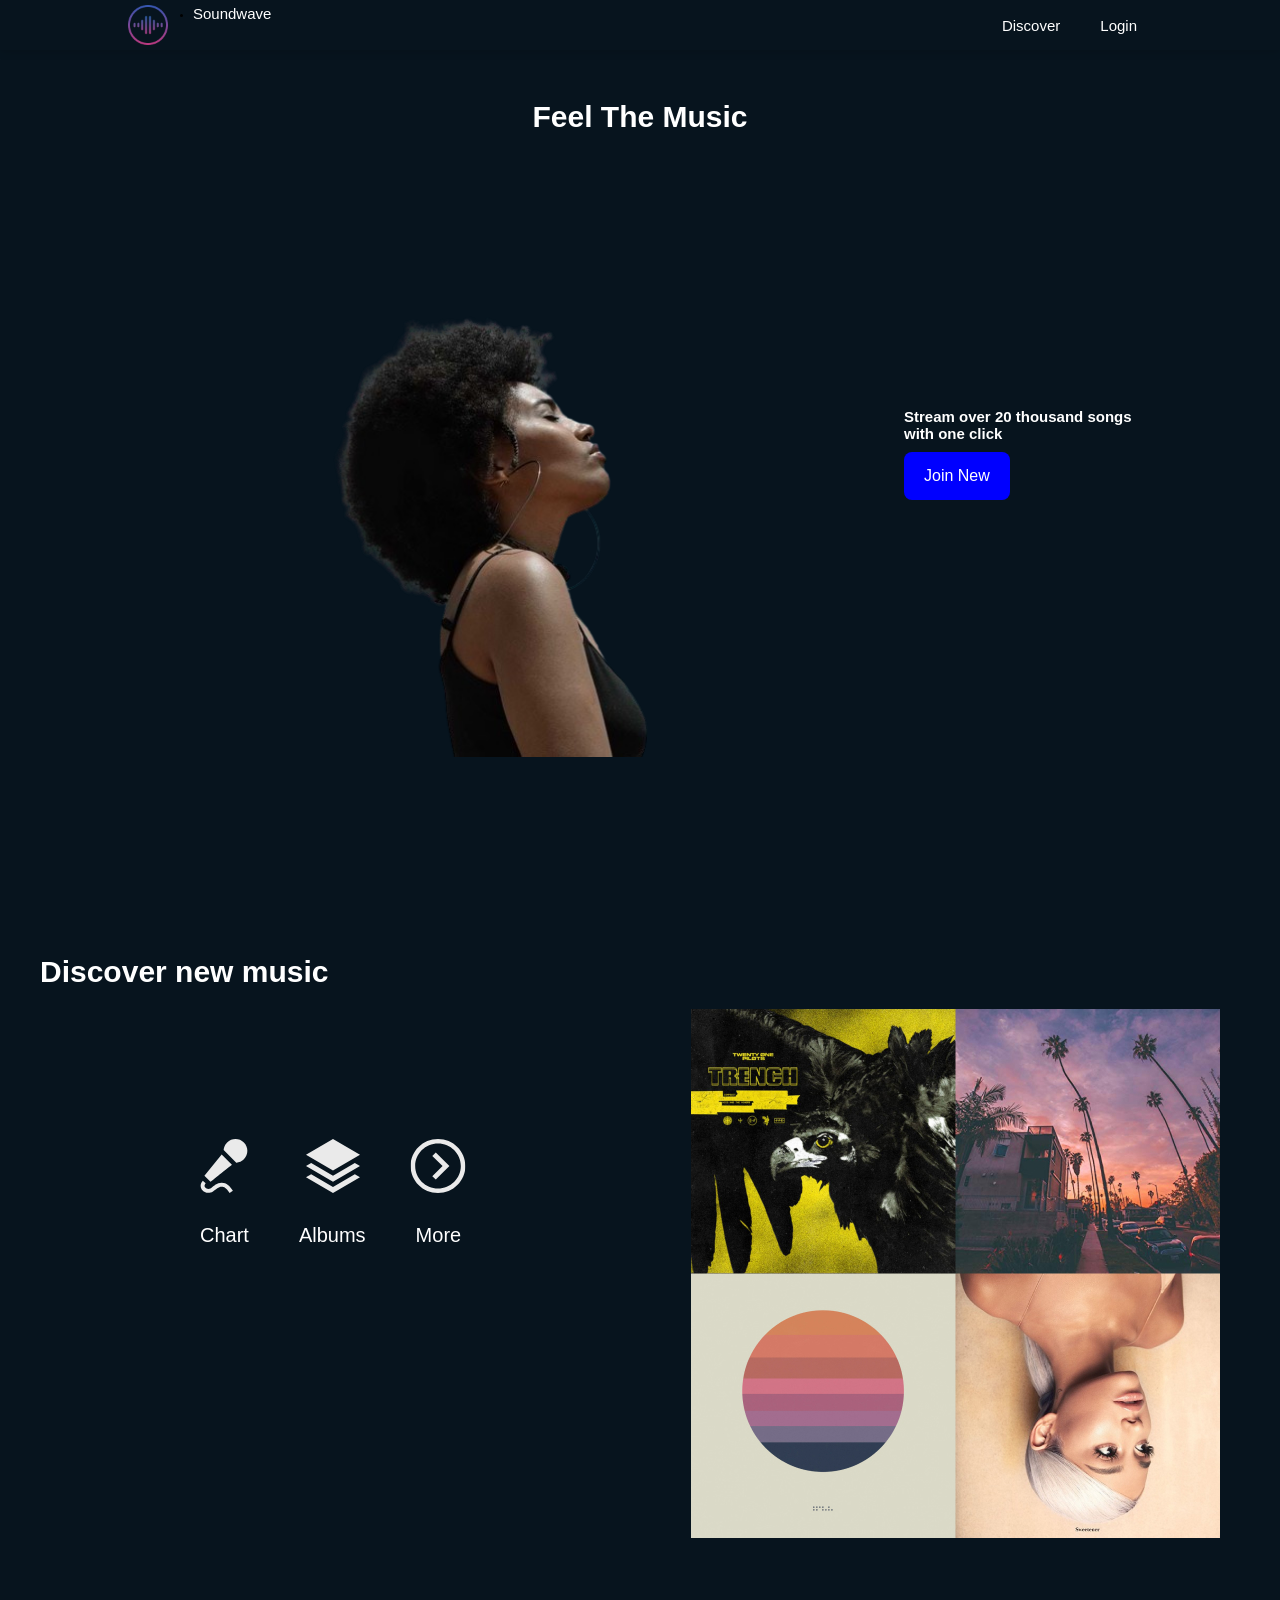
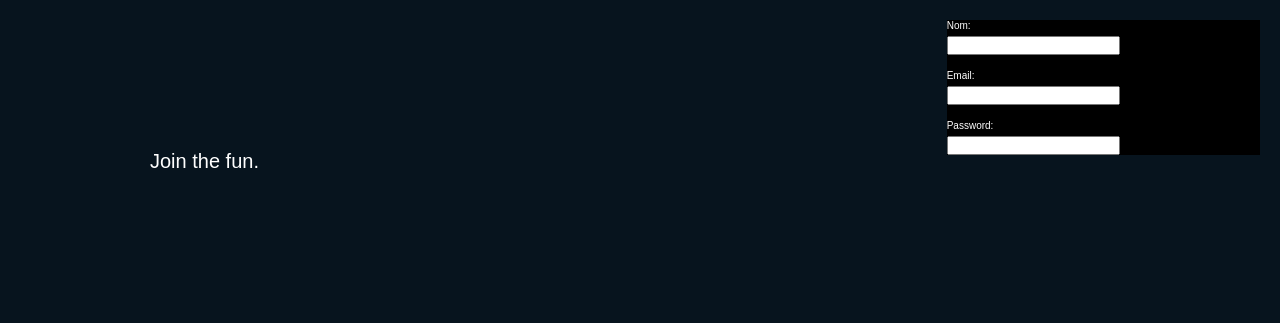
<file: index.html>
<!DOCTYPE html>
<html lang="fr">
<head>
    <meta charset="UTF-8">
    <meta name="viewport" content="width=device-width, initial-scale=1.0">
    <title>maquette responsive</title>
    <link rel="stylesheet" href="style.css">
</head>
<body>
    
    <header>
        <div class="logo">
            <img src="images/logo.png" alt="logo"> 
            <ul class="Soundwave">
                <li><a href="#" >Soundwave</a></li>
            </ul>
           
        </div>
        <ul class="menu">
            <li><a href="#acceuil">Discover</a></li>
            <li><a href="#espace">Login</a></li>
        </ul>
    </header>
    
    <!-- Pages 1 -->

    <section id="aboutes_us">
        <h2 class="titles">Feel The Music</h2>
        <div class="aboutu">
            <div class="left">
                <img src="images/img-removebg-preview.png" alt="photo">
            </div>
            <div class="right">
                <h3>Stream over 20 thousand songs with one click</h3>
                <button class="custom-button">Join New</button>
            </div>
        </div>
   </section>

   <!-- section Music -->

   <section class="content-section">
    <h2 class="title">Discover new music</h2>
    <div class="container">
        <div class="left">
           
            <div class="icon-description">
                <span class="icon"><img src="images/microphone.svg" alt="icon"></span>
                <p class="description">Chart</p>
            </div>
            <div class="icon-description">
                <span class="icon"><img src="images/albums.svg" alt="icon"></span>
                <p class="description">Albums</p>
            </div>
            <div class="icon-description">
                <span class="icon"><img src="images/more.svg" alt="icon"></span>
                <p class="description">More</p>
            </div>
        </div>
        <div class="right">
            <img src="images/covers.jpg" alt="icon">
        </div>
    </div>
</section>
 
<!-- Join the fun -->

<div class="container">
    <div class="left">
        <p>Join the fun.</p>
    </div>
    <div class="right">
        <form class="vos">
            <div class="input-group">
                <label for="name">Nom:</label>
                <input type="text" id="name" name="name">
            </div>
            <div class="input-group">
                <label for="email">Email:</label>
                <input type="email" id="email" name="email">
            </div>
            <div class="input-group">
                <label for="password">Password:</label>
                <input type="password" id="password" name="password">
            </div>
        </form>
    </div>
</div>

<!-- <section>
<footer class="foote">
    <div class="footer">
        <p>About Us</p>
        <p>Contact</p>
        </div>
        <div class="reseaux">
        <p>Twitter</p>
        <p>Facebook</p>
    </div>
</footer> -->

</body>
</html>
</file>
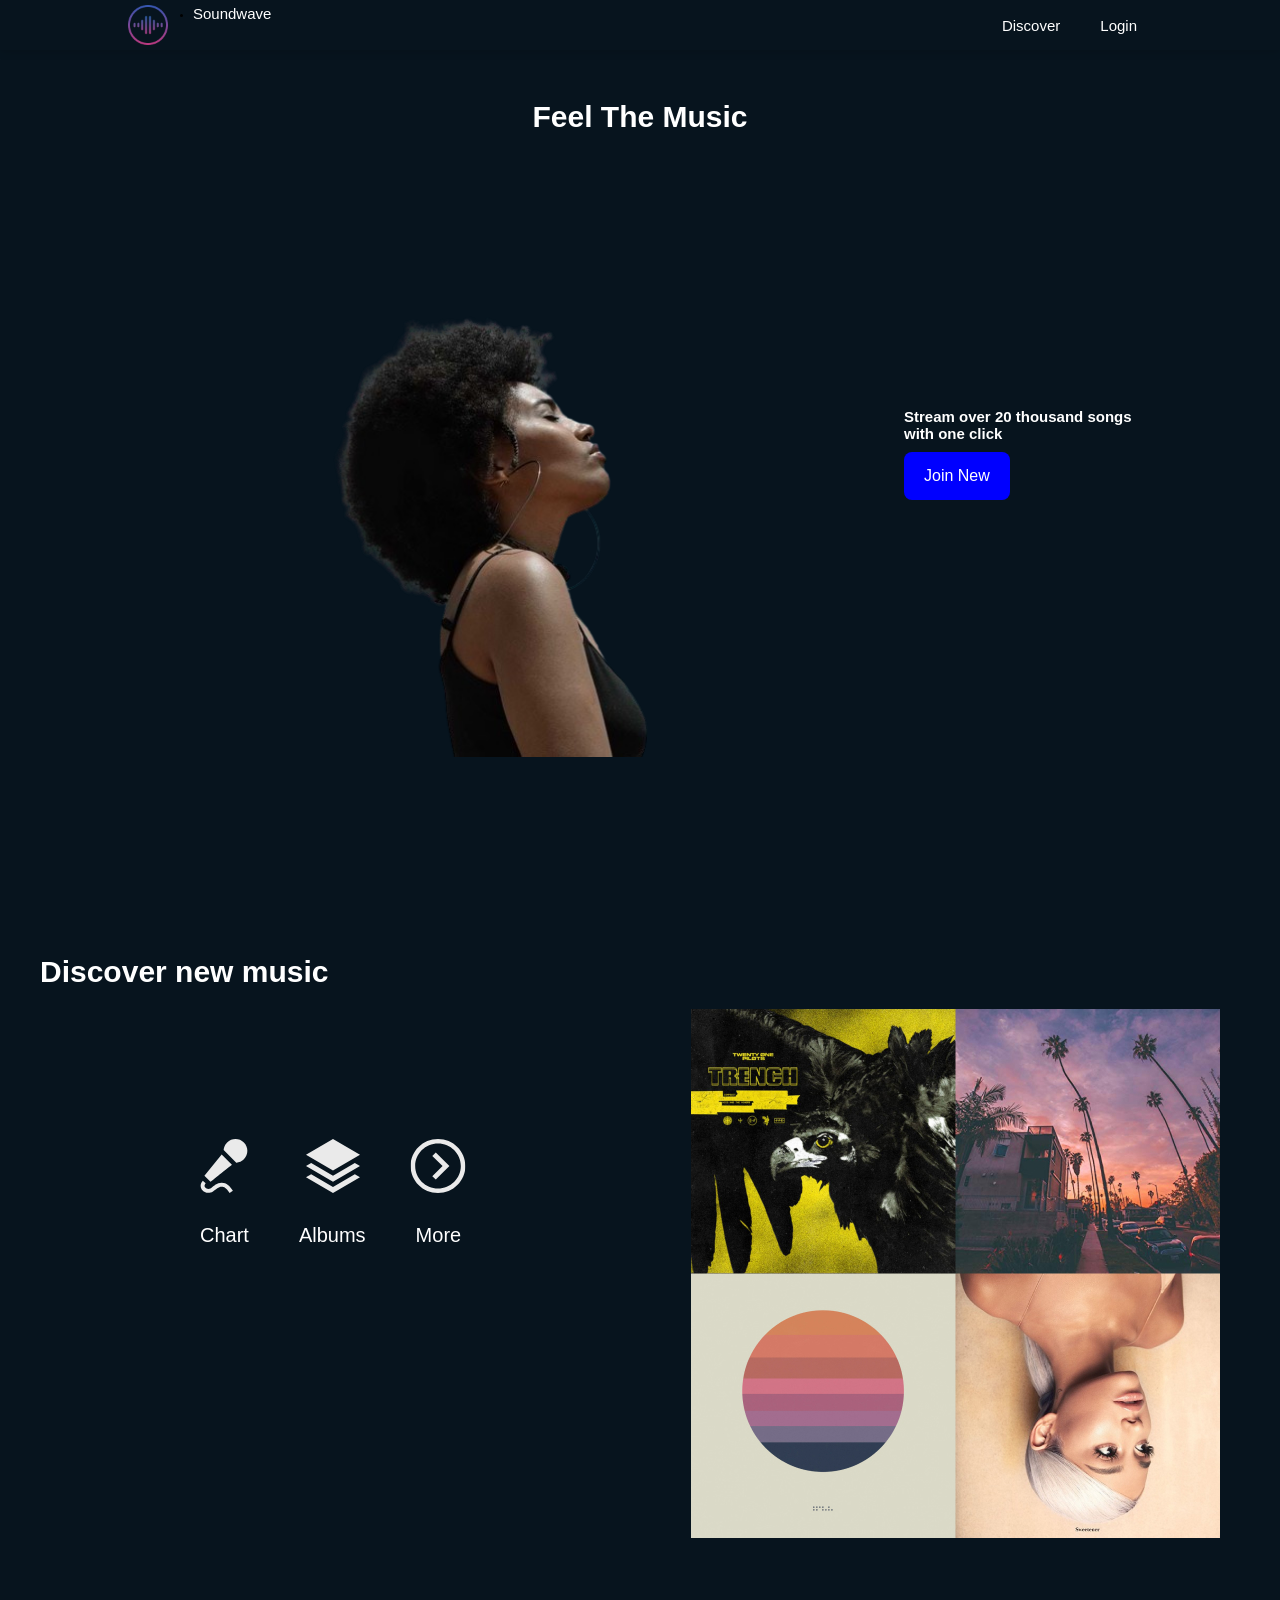
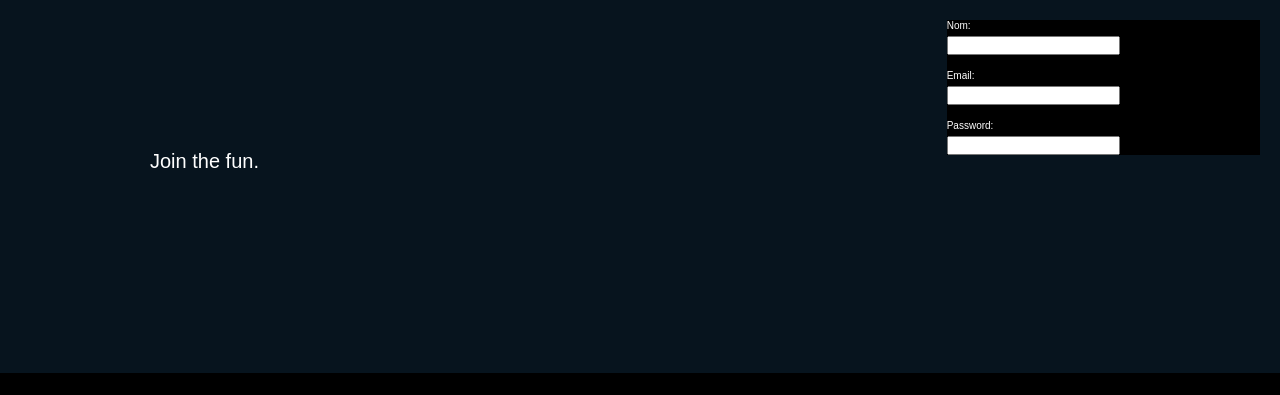
<file: idex.html>
<!DOCTYPE html>
<html lang="en">
<head>
    <meta charset="UTF-8">
    <meta name="viewport" content="width=device-width, initial-scale=1.0">
    <title>maquette responsive</title>
    <link rel="stylesheet" href="style.css">
</head>
<body>
    
    <header>
        <div class="logo">
            <img src="images/logo.png" alt="logo"> 
            <ul class="Soundwave">
                <li><a href="#" >Soundwave</a></li>
            </ul>
           
        </div>
        <ul class="menu">
            <li><a href="#acceuil">Discover</a></li>
            <li><a href="#espace">Login</a></li>
        </ul>
    </header>
    
    <!-- Pages 1 -->

    <section id="aboutes_us">
        <h2 class="titles">Feel The Music</h2>
        <div class="aboutu">
            <div class="left">
                <img src="images/img-removebg-preview.png">
            </div>
            <div class="right">
                <h3>Stream over 20 thousand songs with one click</h3>
                <button class="custom-button">Join New</button>
            </div>
        </div>
   </section>

   <!-- section Music -->

   <section class="content-section">
    <h2 class="title">Discover new music</h2>
    <div class="container">
        <div class="left">
           
            <div class="icon-description">
                <span class="icon"><img src="images/microphone (2).svg"></span>
                <p class="description">Chart</p>
            </div>
            <div class="icon-description">
                <span class="icon"><img src="images/albums (2).svg"></span>
                <p class="description">Albums</p>
            </div>
            <div class="icon-description">
                <span class="icon"><img src="images/more.svg"></span>
                <p class="description">More</p>
            </div>
        </div>
        <div class="right">
            <img src="images/covers.jpg">
        </div>
    </div>
</section>
 
<!-- Join the fun -->

<div class="container">
    <div class="left">
        <p>Join the fun.</p>
    </div>
    <div class="right">
        <form class="vos">
            <div class="input-group">
                <label for="name">Nom:</label>
                <input type="text" id="name" name="name">
            </div>
            <div class="input-group">
                <label for="email">Email:</label>
                <input type="email" id="email" name="email">
            </div>
            <div class="input-group">
                <label for="password">Password:</label>
                <input type="password" id="password" name="password">
            </div>
        </form>
    </div>
</div>

<section>
<footer class="foote">
    <div class="footer">
        <p>About Us</p>
        <p>Contact</p>
        </div>
        <div class="reseaux">
        <p>Twitter</p>
        <p>Facebook</p>
    </div>
</footer>
</section>
</body>
</html>
</file>
<file: style.css>
*{
   
     margin: 0; 
    padding: 0;
    box-sizing: border-box;
     font-family: 'Pappins' , sans-serif; 
}

body{
    overflow-x: hidden;
    padding: 0;
    margin: 0;
}
section {
    margin-top: 50px;
}
body {
    position: relative;
    background-color: #07141e;
}
html {
    scroll-behavior: smooth;
    font-size: 62.5%;
}




header {
    display: flex;
    align-items: center;
    justify-content: space-between;
    height: 50px;
    padding: 0 10%;
    position: fixed;
    top: 0;
    left: 0;
    right: 0;
    box-shadow: 0 0 10px rgba(0,0,0,0.2);  
    z-index: 10;
}

/* Menu  */

.menu li:last-of-type a {
    color: white; 
    
}


.custom-button {
    background-color: blue;
    color: white;
    border: none;
    padding: 15px 20px;
    font-size: 16px;
    cursor: pointer;
    border-radius: 8px;
    text-align: center;
    
}

.custom-button:hover {
    background-color: darkblue;
}




.logo img {
    width: 40px;
    margin-right: 25px;
    
}
.logo{
    display: flex;
}
.menu {
    display: flex;
    gap: 10px; /*  écart entre les éléments du menu */
}

.menu li {
   margin: 0 15px;
   list-style: none;
   color: white;
}
.menu li a {
     font-size: 15px; 
    text-decoration: 0; 
     color: #999; 
     position: relative; 
     color: white;
}

.Soundwave li a{
    color: #ffffff;
    font-size: 15px;
    text-decoration: none;
}
/* Page1 */


#aboutes_us {
    display: flex;
    align-items: center;
    height: calc(100vh - 50px);
    flex-direction: column;
    padding: 50px 10%;
    width: 100%;
}
.aboutu {
    display: flex;
    align-items: center;
    width: 100%;
    justify-content: space-between;
    height: 70vh;
}
.aboutu .left {
     width: 40%;
     display: flex;
     align-items: center;
     justify-content: center;
     height: 100vh;
}
.aboutu .left img {
    width: 90%;
}
.titles{
    font-size: 30px;
    color: #ffffff;
}
.aboutu .right {
    width: 60%;
}
.aboutu .right h3 {
    font-size:15px;
    margin: 10px 0;
    color: #ffffff;
}


/* section Music  */

.content-section {
    padding: 20px;
    background-color: #07141e;
    margin: 20px;
}

.container {
    display: flex;
    justify-content: space-between;
    align-items: flex-start;
}
.content-section h2{
   padding-top: 15px;
}

.left {
    display: flex;
    gap: 30px; 
}

.icon-description {
    display: flex;
    flex-direction: column;
    align-items: center;
    text-align: center;
}

.icon {
    font-size: 24px; 
    margin-bottom: 15px; 
}
.title{
    font-size: 30px;
    color: #ffffff;
}

.description {
    margin: 10px; 
    font-size: 25px; 
    color: #ffffff;
}

.right .image {
    width: 30px; 
    height: auto; 
}

@media (max-width: 768px) {
    .content {
        flex: 1 1 100%;
    }}


/* Join the fun */

.container {
    display: flex;
    justify-content: space-between;
}
.left {
    flex: 2;
    padding: 100px;
    margin: 50px;
}
.left p{
    color: #ffffff;
    text-align: center;
    font-size: 20px;
}
.right {
    flex: 1;
    padding: 20px;
}
.input-group {
    margin-bottom: 15px;
    border: blue;
    
    
   
}
.input-group label {
    display: block;
    margin-bottom: 5px;
    color: #ffffff;
}

.foote{
    display: flex;
    background-color: black;
    width: 300%;
    height: 300%;
}
.vos{
    background-color: black;
}
</file>
